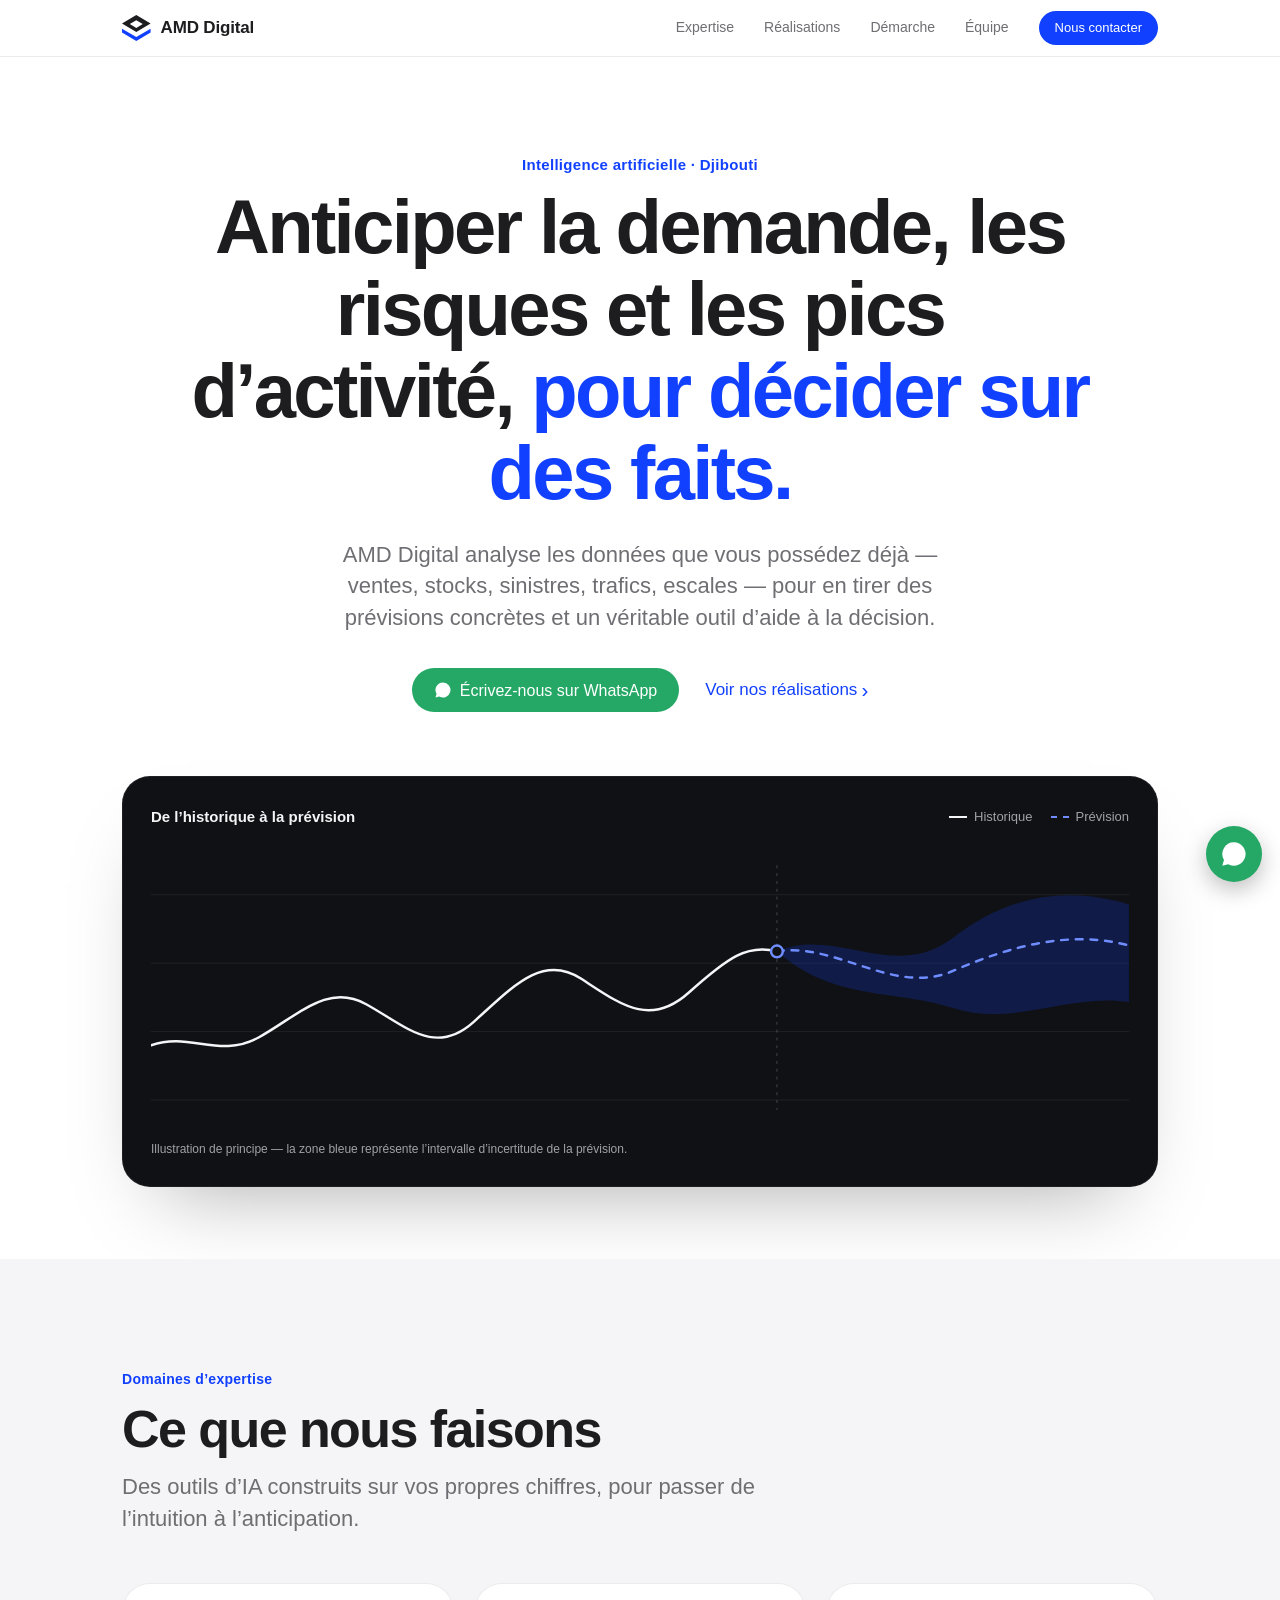
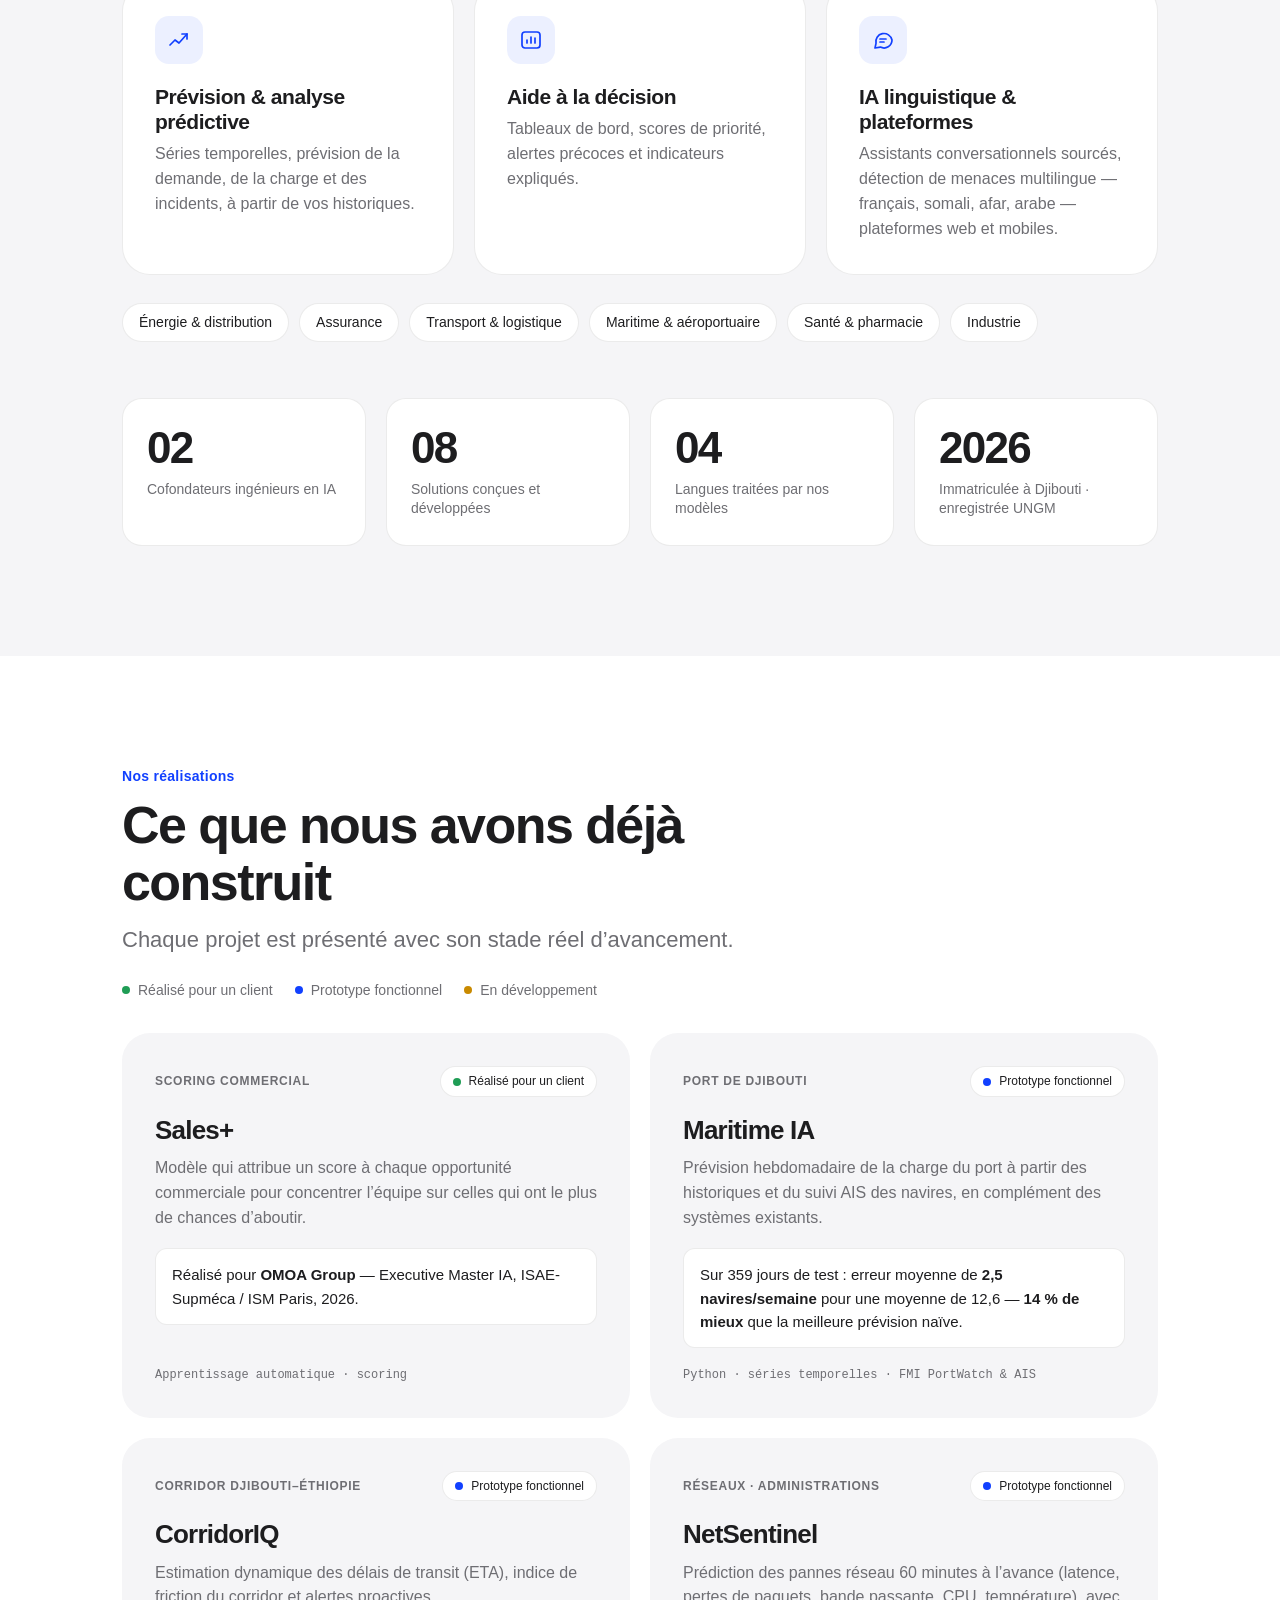
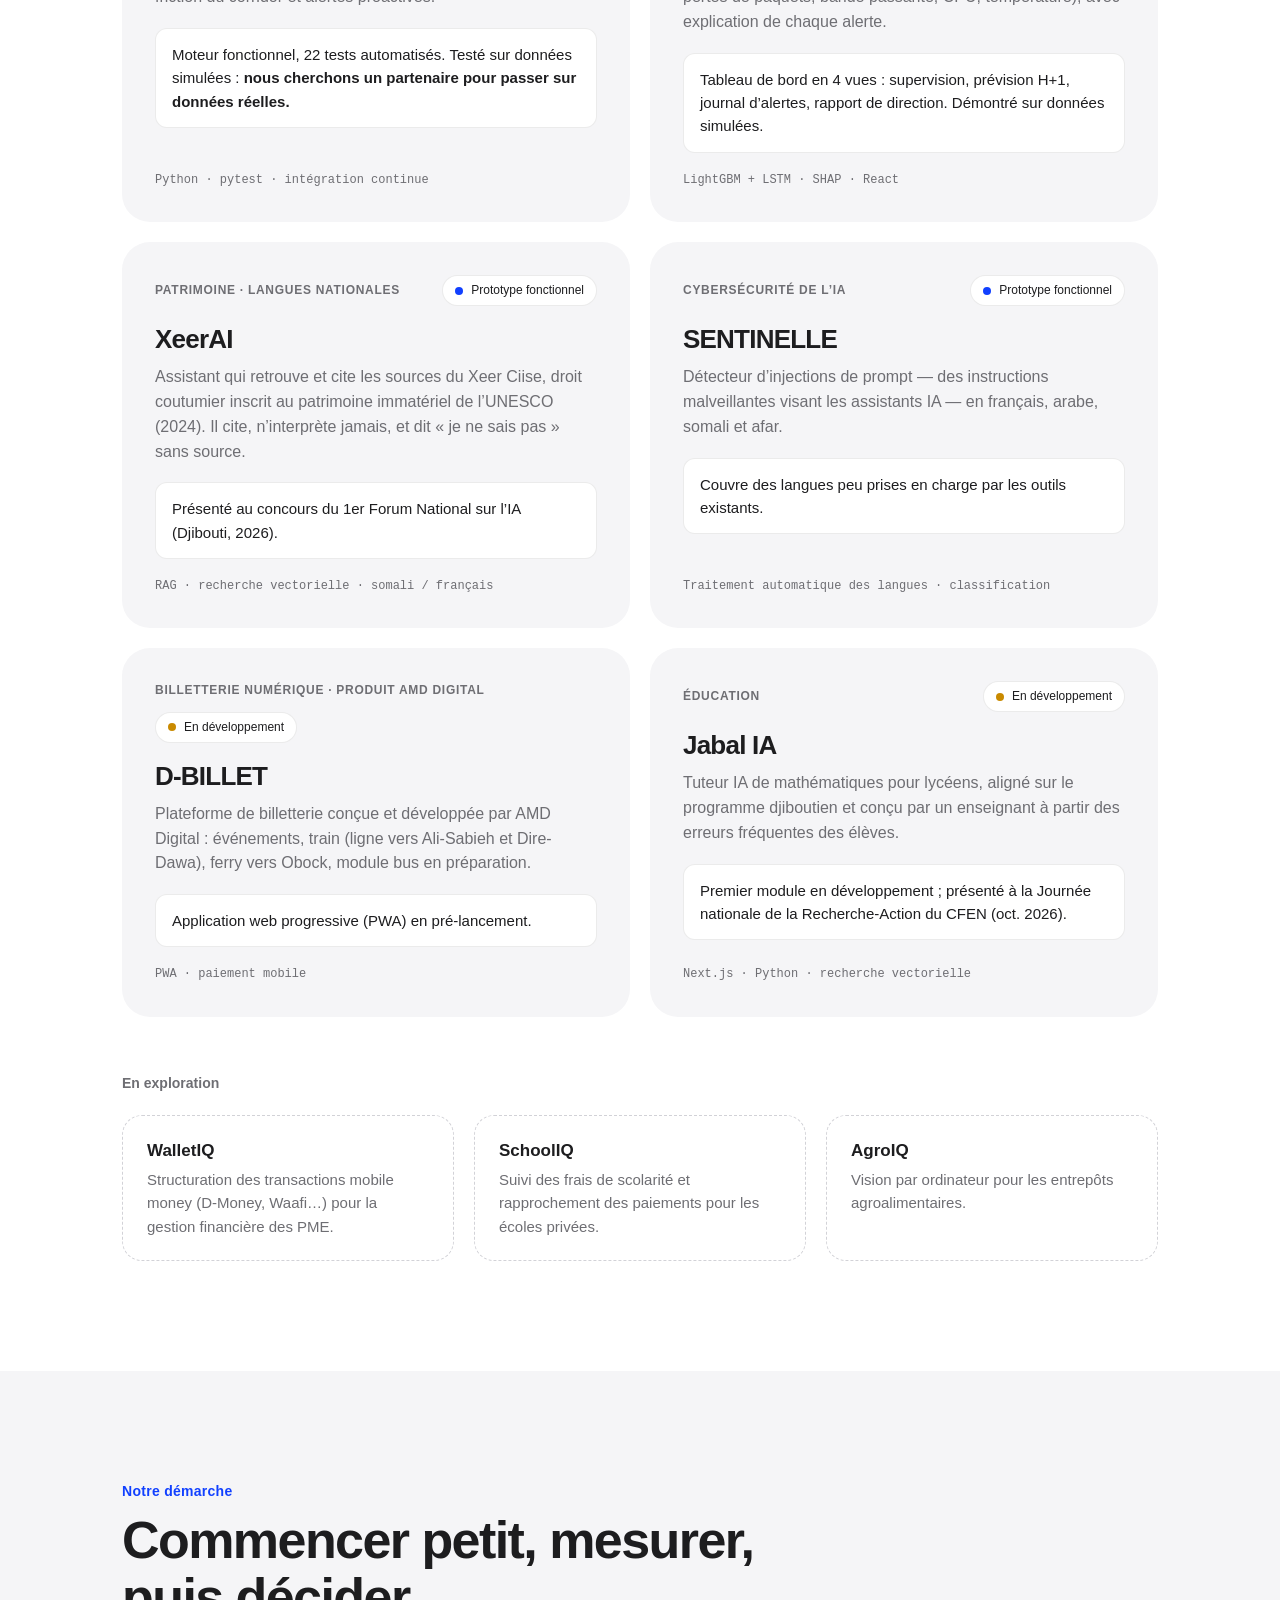
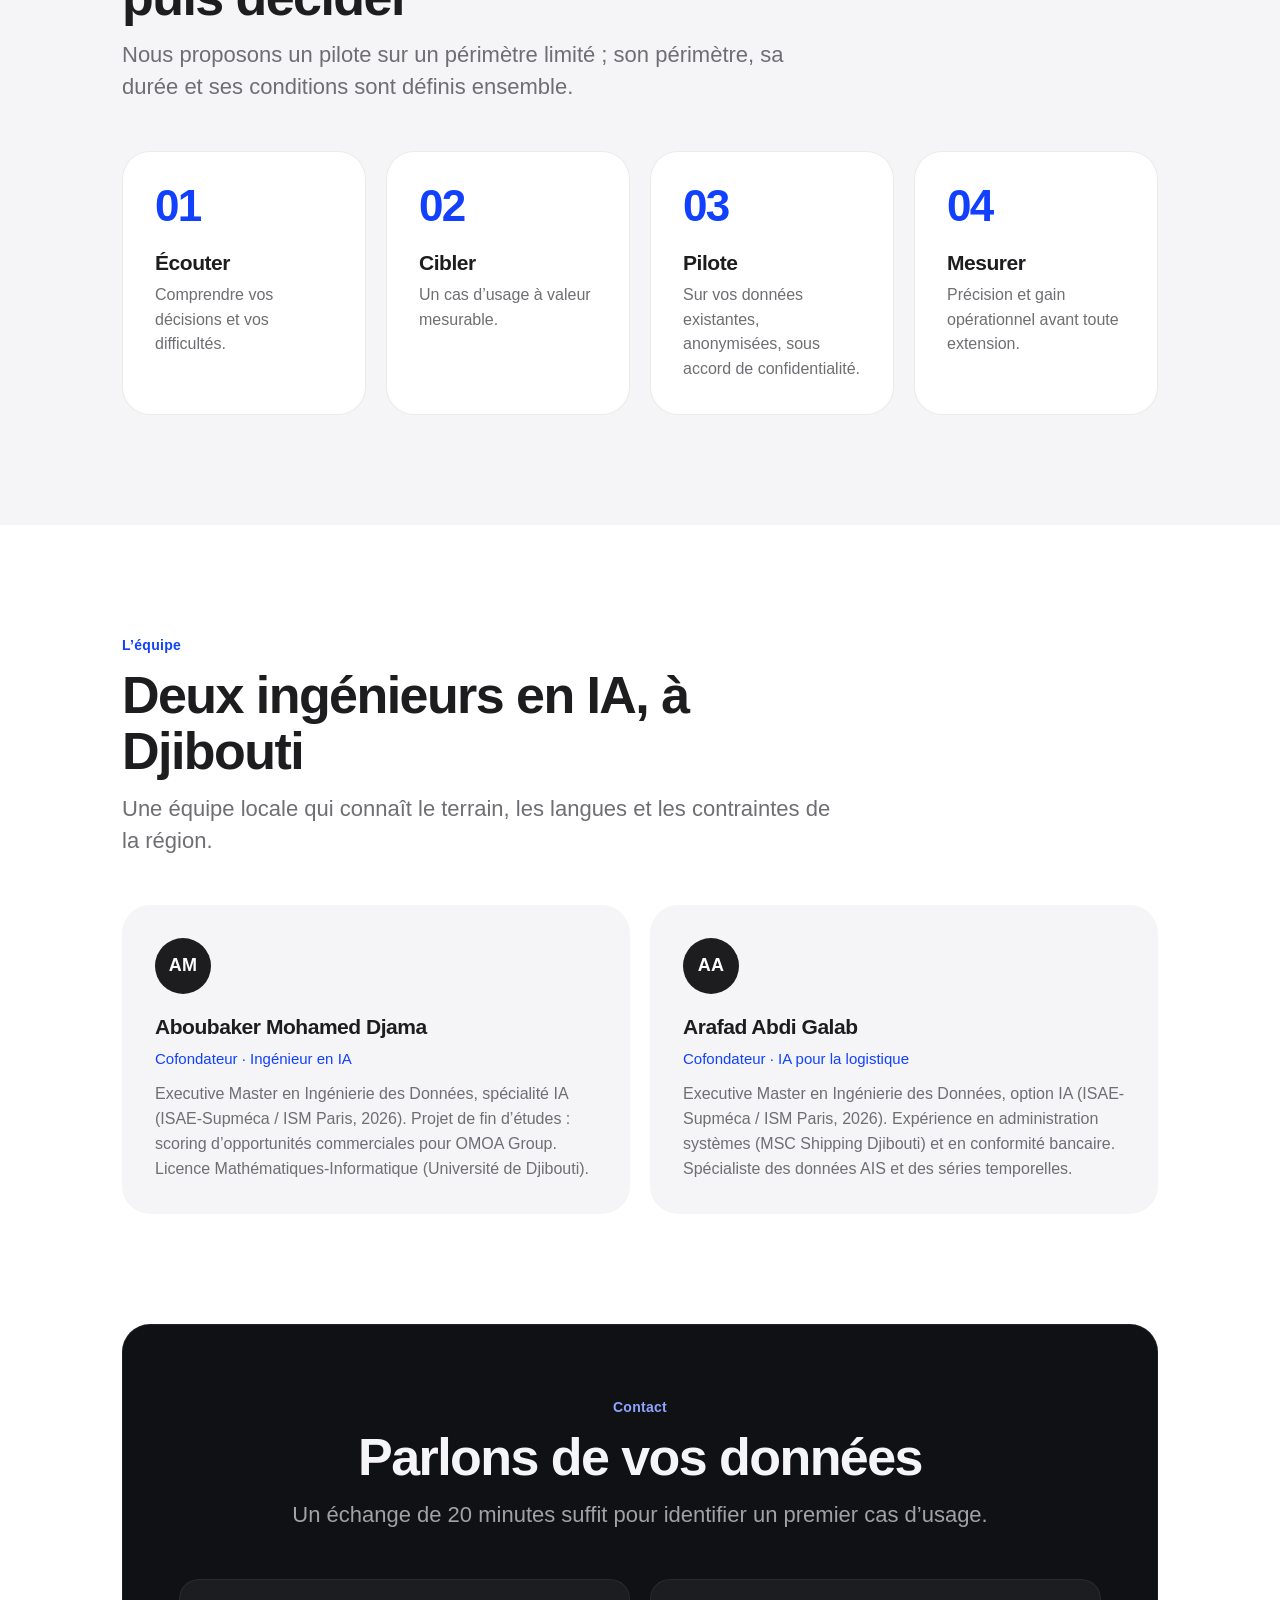
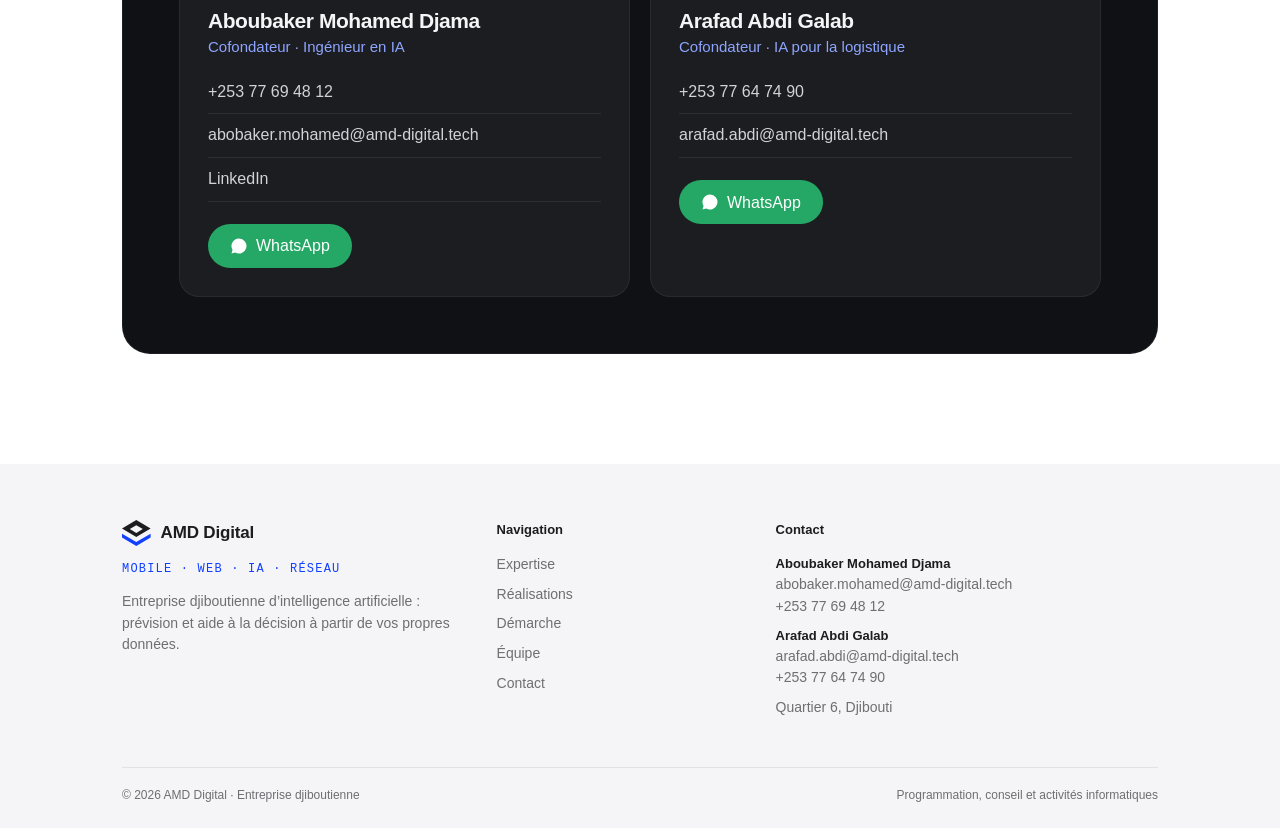
<file: index.html>
<!doctype html>
<html lang="fr">
<head>
<meta charset="utf-8">
<meta name="viewport" content="width=device-width,initial-scale=1">
<title>AMD Digital — Prévision et aide à la décision par l’IA · Djibouti</title>
<meta name="description" content="AMD Digital, entreprise djiboutienne d’intelligence artificielle : prévision de la demande, des risques et des pics d’activité, et outils d’aide à la décision à partir de vos propres données.">
<link rel="canonical" href="https://amd-digital.tech/">
<link rel="icon" href="assets/brand/favicon.svg" type="image/svg+xml">
<link rel="icon" href="assets/brand/favicon-32.png" type="image/png" sizes="32x32">
<link rel="apple-touch-icon" href="assets/brand/apple-touch-icon.png">
<link rel="manifest" href="site.webmanifest">
<meta name="theme-color" content="#ffffff" media="(prefers-color-scheme: light)">
<meta name="theme-color" content="#000000" media="(prefers-color-scheme: dark)">
<meta name="color-scheme" content="light dark">
<meta property="og:type" content="website">
<meta property="og:site_name" content="AMD Digital">
<meta property="og:title" content="AMD Digital — Prévision et aide à la décision par l’IA · Djibouti">
<meta property="og:description" content="Prévision de la demande, des risques et des pics d’activité, et outils d’aide à la décision à partir de vos propres données.">
<meta property="og:url" content="https://amd-digital.tech/">
<meta property="og:image" content="https://amd-digital.tech/assets/brand/og-image.png">
<meta property="og:image:width" content="1200">
<meta property="og:image:height" content="630">
<meta property="og:image:alt" content="Logo AMD Digital">
<meta name="twitter:card" content="summary_large_image">
<link rel="stylesheet" href="css/style.css">
</head>
<body>

<nav class="nav" aria-label="Navigation principale">
  <div class="wrap">
    <a href="#" class="brand" aria-label="AMD Digital — accueil"><svg viewBox="4 4 88 80" aria-hidden="true"><path class="top" fill-rule="evenodd" d="M48 4 L92 30 L48 56 L4 30 Z M48 20 L28 32 L48 44 L68 32 Z"/><path class="base" d="M4 46 L48 72 L92 46 L92 58 L48 84 L4 58 Z"/></svg>AMD Digital</a>
    <button class="nav-toggle" type="button" aria-label="Ouvrir le menu" aria-expanded="false" aria-controls="menu"><svg viewBox="0 0 24 24" aria-hidden="true"><path d="M4 8h16M4 16h16"/></svg></button>
    <div class="nav-links" id="menu"><a href="#expertise">Expertise</a><a href="#realisations">Réalisations</a><a href="#demarche">Démarche</a><a href="#equipe">Équipe</a><a class="btn sm" href="#contact">Nous contacter</a></div>
  </div>
</nav>

<main>
<header class="hero">
  <div class="wrap">
    <div class="eyebrow">Intelligence artificielle · Djibouti</div>
    <h1>Anticiper la demande, les risques et les pics d’activité, <em>pour décider sur des faits.</em></h1>
    <p class="lead">AMD Digital analyse les données que vous possédez déjà — ventes, stocks, sinistres, trafics, escales — pour en tirer des prévisions concrètes et un véritable outil d’aide à la décision.</p>
    <div class="cta">
      <a class="btn wa" href="https://wa.me/25377694812?text=Bonjour%20AMD%20Digital" target="_blank" rel="noopener"><svg viewBox="0 0 24 24" aria-hidden="true"><path d="M17.5 14.4c-.3-.1-1.8-.9-2-1-.3-.1-.5-.1-.7.1-.2.3-.8 1-.9 1.2-.2.2-.3.2-.6.1-.3-.1-1.3-.5-2.4-1.5-.9-.8-1.5-1.8-1.7-2.1-.2-.3 0-.5.1-.6l.4-.5.3-.5c.1-.2 0-.4 0-.5l-.9-2.2c-.2-.6-.5-.5-.7-.5h-.6c-.2 0-.5.1-.8.4-.3.3-1 1-1 2.5s1.1 2.9 1.2 3.1c.1.2 2.1 3.2 5.1 4.5.7.3 1.3.5 1.7.6.7.2 1.4.2 1.9.1.6-.1 1.8-.7 2-1.4.2-.7.2-1.3.2-1.4-.1-.2-.3-.3-.6-.4zM12 2a10 10 0 0 0-8.6 15.1L2 22l5-1.3A10 10 0 1 0 12 2z"/></svg>Écrivez-nous sur WhatsApp</a>
      <a class="link" href="#realisations">Voir nos réalisations</a>
    </div>
    <div class="stage reveal" aria-hidden="true">
      <div class="stage-top">
        <span class="stage-title">De l’historique à la prévision</span>
        <span class="stage-keys"><span><i></i>Historique</span><span class="fc"><i></i>Prévision</span></span>
      </div>
      <svg viewBox="0 0 1000 300" preserveAspectRatio="xMidYMid meet">
        <g stroke="rgba(255,255,255,.07)" stroke-width="1"><path d="M0 60H1000M0 130H1000M0 200H1000M0 270H1000"/></g>
        <path d="M640 118 C700 92 760 150 820 104 S940 52 1000 70 L1000 170 C940 160 880 196 820 176 S700 170 640 118 Z" fill="#1140ff" opacity=".22"/>
        <path d="M0 214 C40 200 70 228 110 206 S180 150 220 172 S290 226 330 190 S400 120 440 146 S510 196 550 160 S610 110 640 118" fill="none" stroke="#f5f5f7" stroke-width="2.5" stroke-linecap="round"/>
        <path d="M640 118 C700 108 760 164 820 138 S940 96 1000 112" fill="none" stroke="#6f8dff" stroke-width="2.5" stroke-linecap="round" stroke-dasharray="7 8"/>
        <path d="M640 30V280" stroke="rgba(255,255,255,.22)" stroke-width="1" stroke-dasharray="3 5"/>
        <circle cx="640" cy="118" r="6" fill="#101114" stroke="#6f8dff" stroke-width="2.5"/>
      </svg>
      <p class="stage-note">Illustration de principe — la zone bleue représente l’intervalle d’incertitude de la prévision.</p>
    </div>
  </div>
</header>

<section id="expertise" class="alt">
  <div class="wrap">
    <div class="sec-head reveal">
      <div class="eyebrow">Domaines d’expertise</div>
      <h2>Ce que nous faisons</h2>
      <p class="lead">Des outils d’IA construits sur vos propres chiffres, pour passer de l’intuition à l’anticipation.</p>
    </div>
    <div class="grid g3">
      <div class="card reveal"><div class="icon"><svg viewBox="0 0 24 24" aria-hidden="true"><path d="M3 17l5-5 4 3 8-9"/><path d="M15 6h5v5"/></svg></div><h3>Prévision & analyse prédictive</h3><p>Séries temporelles, prévision de la demande, de la charge et des incidents, à partir de vos historiques.</p></div>
      <div class="card reveal"><div class="icon"><svg viewBox="0 0 24 24" aria-hidden="true"><rect x="3" y="4" width="18" height="16" rx="3"/><path d="M8 15v-3M12 15V9M16 15v-5"/></svg></div><h3>Aide à la décision</h3><p>Tableaux de bord, scores de priorité, alertes précoces et indicateurs expliqués.</p></div>
      <div class="card reveal"><div class="icon"><svg viewBox="0 0 24 24" aria-hidden="true"><path d="M21 12a8 8 0 0 1-11.6 7.1L4 20l1-4.6A8 8 0 1 1 21 12z"/><path d="M9 11h6M9 14h4"/></svg></div><h3>IA linguistique & plateformes</h3><p>Assistants conversationnels sourcés, détection de menaces multilingue — français, somali, afar, arabe — plateformes web et mobiles.</p></div>
    </div>
    <div class="chips reveal"><span>Énergie & distribution</span><span>Assurance</span><span>Transport & logistique</span><span>Maritime & aéroportuaire</span><span>Santé & pharmacie</span><span>Industrie</span></div>
    <div class="grid g4 kpis">
      <div class="kpi reveal"><b>02</b>Cofondateurs ingénieurs en IA</div>
      <div class="kpi reveal"><b>08</b>Solutions conçues et développées</div>
      <div class="kpi reveal"><b>04</b>Langues traitées par nos modèles</div>
      <div class="kpi reveal"><b>2026</b>Immatriculée à Djibouti · enregistrée UNGM</div>
    </div>
  </div>
</section>

<section id="realisations">
  <div class="wrap">
    <div class="sec-head reveal">
      <div class="eyebrow">Nos réalisations</div>
      <h2>Ce que nous avons déjà construit</h2>
      <p class="lead">Chaque projet est présenté avec son stade réel d’avancement.</p>
    </div>
    <div class="legend"><span><i class="dot d1"></i>Réalisé pour un client</span><span><i class="dot d2"></i>Prototype fonctionnel</span><span><i class="dot d3"></i>En développement</span></div>
    <div class="grid g2">
      <article class="card proj reveal">
        <div class="proj-top"><span class="dom">Scoring commercial</span><span class="status"><i class="dot d1"></i>Réalisé pour un client</span></div>
        <h3>Sales+</h3>
        <p>Modèle qui attribue un score à chaque opportunité commerciale pour concentrer l’équipe sur celles qui ont le plus de chances d’aboutir.</p>
        <div class="res">Réalisé pour <b>OMOA Group</b> — Executive Master IA, ISAE-Supméca / ISM Paris, 2026.</div>
        <div class="tech">Apprentissage automatique · scoring</div>
      </article>
      <article class="card proj reveal">
        <div class="proj-top"><span class="dom">Port de Djibouti</span><span class="status"><i class="dot d2"></i>Prototype fonctionnel</span></div>
        <h3>Maritime IA</h3>
        <p>Prévision hebdomadaire de la charge du port à partir des historiques et du suivi AIS des navires, en complément des systèmes existants.</p>
        <div class="res">Sur 359 jours de test : erreur moyenne de <b>2,5 navires/semaine</b> pour une moyenne de 12,6 — <b>14 % de mieux</b> que la meilleure prévision naïve.</div>
        <div class="tech">Python · séries temporelles · FMI PortWatch & AIS</div>
      </article>
      <article class="card proj reveal">
        <div class="proj-top"><span class="dom">Corridor Djibouti–Éthiopie</span><span class="status"><i class="dot d2"></i>Prototype fonctionnel</span></div>
        <h3>CorridorIQ</h3>
        <p>Estimation dynamique des délais de transit (ETA), indice de friction du corridor et alertes proactives.</p>
        <div class="res">Moteur fonctionnel, 22 tests automatisés. Testé sur données simulées : <b>nous cherchons un partenaire pour passer sur données réelles.</b></div>
        <div class="tech">Python · pytest · intégration continue</div>
      </article>
      <article class="card proj reveal">
        <div class="proj-top"><span class="dom">Réseaux · administrations</span><span class="status"><i class="dot d2"></i>Prototype fonctionnel</span></div>
        <h3>NetSentinel</h3>
        <p>Prédiction des pannes réseau 60 minutes à l’avance (latence, pertes de paquets, bande passante, CPU, température), avec explication de chaque alerte.</p>
        <div class="res">Tableau de bord en 4 vues : supervision, prévision H+1, journal d’alertes, rapport de direction. Démontré sur données simulées.</div>
        <div class="tech">LightGBM + LSTM · SHAP · React</div>
      </article>
      <article class="card proj reveal">
        <div class="proj-top"><span class="dom">Patrimoine · langues nationales</span><span class="status"><i class="dot d2"></i>Prototype fonctionnel</span></div>
        <h3>XeerAI</h3>
        <p>Assistant qui retrouve et cite les sources du Xeer Ciise, droit coutumier inscrit au patrimoine immatériel de l’UNESCO (2024). Il cite, n’interprète jamais, et dit « je ne sais pas » sans source.</p>
        <div class="res">Présenté au concours du 1er Forum National sur l’IA (Djibouti, 2026).</div>
        <div class="tech">RAG · recherche vectorielle · somali / français</div>
      </article>
      <article class="card proj reveal">
        <div class="proj-top"><span class="dom">Cybersécurité de l’IA</span><span class="status"><i class="dot d2"></i>Prototype fonctionnel</span></div>
        <h3>SENTINELLE</h3>
        <p>Détecteur d’injections de prompt — des instructions malveillantes visant les assistants IA — en français, arabe, somali et afar.</p>
        <div class="res">Couvre des langues peu prises en charge par les outils existants.</div>
        <div class="tech">Traitement automatique des langues · classification</div>
      </article>
      <article class="card proj reveal">
        <div class="proj-top"><span class="dom">Billetterie numérique · produit AMD Digital</span><span class="status"><i class="dot d3"></i>En développement</span></div>
        <h3>D-BILLET</h3>
        <p>Plateforme de billetterie conçue et développée par AMD Digital : événements, train (ligne vers Ali-Sabieh et Dire-Dawa), ferry vers Obock, module bus en préparation.</p>
        <div class="res">Application web progressive (PWA) en pré-lancement.</div>
        <div class="tech">PWA · paiement mobile</div>
      </article>
      <article class="card proj reveal">
        <div class="proj-top"><span class="dom">Éducation</span><span class="status"><i class="dot d3"></i>En développement</span></div>
        <h3>Jabal IA</h3>
        <p>Tuteur IA de mathématiques pour lycéens, aligné sur le programme djiboutien et conçu par un enseignant à partir des erreurs fréquentes des élèves.</p>
        <div class="res">Premier module en développement ; présenté à la Journée nationale de la Recherche-Action du CFEN (oct. 2026).</div>
        <div class="tech">Next.js · Python · recherche vectorielle</div>
      </article>
    </div>
    <p class="sub-label">En exploration</p>
    <div class="grid g3 minis">
      <div class="mini reveal"><b>WalletIQ</b>Structuration des transactions mobile money (D-Money, Waafi…) pour la gestion financière des PME.</div>
      <div class="mini reveal"><b>SchoolIQ</b>Suivi des frais de scolarité et rapprochement des paiements pour les écoles privées.</div>
      <div class="mini reveal"><b>AgroIQ</b>Vision par ordinateur pour les entrepôts agroalimentaires.</div>
    </div>
  </div>
</section>

<section id="demarche" class="alt">
  <div class="wrap">
    <div class="sec-head reveal">
      <div class="eyebrow">Notre démarche</div>
      <h2>Commencer petit, mesurer, puis décider</h2>
      <p class="lead">Nous proposons un pilote sur un périmètre limité ; son périmètre, sa durée et ses conditions sont définis ensemble.</p>
    </div>
    <div class="grid g4">
      <div class="card step reveal"><div class="n">01</div><h3>Écouter</h3><p>Comprendre vos décisions et vos difficultés.</p></div>
      <div class="card step reveal"><div class="n">02</div><h3>Cibler</h3><p>Un cas d’usage à valeur mesurable.</p></div>
      <div class="card step reveal"><div class="n">03</div><h3>Pilote</h3><p>Sur vos données existantes, anonymisées, sous accord de confidentialité.</p></div>
      <div class="card step reveal"><div class="n">04</div><h3>Mesurer</h3><p>Précision et gain opérationnel avant toute extension.</p></div>
    </div>
  </div>
</section>

<section id="equipe">
  <div class="wrap">
    <div class="sec-head reveal">
      <div class="eyebrow">L’équipe</div>
      <h2>Deux ingénieurs en IA, à Djibouti</h2>
      <p class="lead">Une équipe locale qui connaît le terrain, les langues et les contraintes de la région.</p>
    </div>
    <div class="grid g2">
      <div class="card reveal"><div class="avatar" aria-hidden="true">AM</div><h3>Aboubaker Mohamed Djama</h3><div class="role">Cofondateur · Ingénieur en IA</div><p>Executive Master en Ingénierie des Données, spécialité IA (ISAE-Supméca / ISM Paris, 2026). Projet de fin d’études : scoring d’opportunités commerciales pour OMOA Group. Licence Mathématiques-Informatique (Université de Djibouti).</p></div>
      <div class="card reveal"><div class="avatar" aria-hidden="true">AA</div><h3>Arafad Abdi Galab</h3><div class="role">Cofondateur · IA pour la logistique</div><p>Executive Master en Ingénierie des Données, option IA (ISAE-Supméca / ISM Paris, 2026). Expérience en administration systèmes (MSC Shipping Djibouti) et en conformité bancaire. Spécialiste des données AIS et des séries temporelles.</p></div>
    </div>
  </div>
</section>

<section id="contact">
  <div class="wrap">
    <div class="contact-box">
      <div class="sec-head reveal">
        <div class="eyebrow">Contact</div>
        <h2>Parlons de vos données</h2>
        <p class="lead">Un échange de 20 minutes suffit pour identifier un premier cas d’usage.</p>
      </div>
      <div class="grid g2">
        <div class="cc reveal"><h3>Aboubaker Mohamed Djama</h3><div class="role">Cofondateur · Ingénieur en IA</div><ul><li><a href="tel:+25377694812">+253 77 69 48 12</a></li><li><a href="mailto:abobaker.mohamed@amd-digital.tech">abobaker.mohamed@amd-digital.tech</a></li><li><a href="https://www.linkedin.com/in/abobaker-mohamed-801126188" target="_blank" rel="noopener">LinkedIn</a></li></ul><a class="btn wa" href="https://wa.me/25377694812?text=Bonjour%20AMD%20Digital" target="_blank" rel="noopener"><svg viewBox="0 0 24 24" aria-hidden="true"><path d="M17.5 14.4c-.3-.1-1.8-.9-2-1-.3-.1-.5-.1-.7.1-.2.3-.8 1-.9 1.2-.2.2-.3.2-.6.1-.3-.1-1.3-.5-2.4-1.5-.9-.8-1.5-1.8-1.7-2.1-.2-.3 0-.5.1-.6l.4-.5.3-.5c.1-.2 0-.4 0-.5l-.9-2.2c-.2-.6-.5-.5-.7-.5h-.6c-.2 0-.5.1-.8.4-.3.3-1 1-1 2.5s1.1 2.9 1.2 3.1c.1.2 2.1 3.2 5.1 4.5.7.3 1.3.5 1.7.6.7.2 1.4.2 1.9.1.6-.1 1.8-.7 2-1.4.2-.7.2-1.3.2-1.4-.1-.2-.3-.3-.6-.4zM12 2a10 10 0 0 0-8.6 15.1L2 22l5-1.3A10 10 0 1 0 12 2z"/></svg>WhatsApp</a></div>
        <div class="cc reveal"><h3>Arafad Abdi Galab</h3><div class="role">Cofondateur · IA pour la logistique</div><ul><li><a href="tel:+25377647490">+253 77 64 74 90</a></li><li><a href="mailto:arafad.abdi@amd-digital.tech">arafad.abdi@amd-digital.tech</a></li></ul><a class="btn wa" href="https://wa.me/25377647490?text=Bonjour%20AMD%20Digital" target="_blank" rel="noopener"><svg viewBox="0 0 24 24" aria-hidden="true"><path d="M17.5 14.4c-.3-.1-1.8-.9-2-1-.3-.1-.5-.1-.7.1-.2.3-.8 1-.9 1.2-.2.2-.3.2-.6.1-.3-.1-1.3-.5-2.4-1.5-.9-.8-1.5-1.8-1.7-2.1-.2-.3 0-.5.1-.6l.4-.5.3-.5c.1-.2 0-.4 0-.5l-.9-2.2c-.2-.6-.5-.5-.7-.5h-.6c-.2 0-.5.1-.8.4-.3.3-1 1-1 2.5s1.1 2.9 1.2 3.1c.1.2 2.1 3.2 5.1 4.5.7.3 1.3.5 1.7.6.7.2 1.4.2 1.9.1.6-.1 1.8-.7 2-1.4.2-.7.2-1.3.2-1.4-.1-.2-.3-.3-.6-.4zM12 2a10 10 0 0 0-8.6 15.1L2 22l5-1.3A10 10 0 1 0 12 2z"/></svg>WhatsApp</a></div>
      </div>
    </div>
  </div>
</section>
</main>

<footer>
  <div class="wrap">
    <div class="fgrid">
      <div><a href="#" class="brand" aria-label="AMD Digital — accueil"><svg viewBox="4 4 88 80" aria-hidden="true"><path class="top" fill-rule="evenodd" d="M48 4 L92 30 L48 56 L4 30 Z M48 20 L28 32 L48 44 L68 32 Z"/><path class="base" d="M4 46 L48 72 L92 46 L92 58 L48 84 L4 58 Z"/></svg>AMD Digital</a><div class="fsig">Mobile · Web · IA · Réseau</div><p>Entreprise djiboutienne d’intelligence artificielle : prévision et aide à la décision à partir de vos propres données.</p></div>
      <div><h4>Navigation</h4><ul><li><a href="#expertise">Expertise</a></li><li><a href="#realisations">Réalisations</a></li><li><a href="#demarche">Démarche</a></li><li><a href="#equipe">Équipe</a></li><li><a href="#contact">Contact</a></li></ul></div>
      <div><h4>Contact</h4><ul class="fcontact"><li><span>Aboubaker Mohamed Djama</span><a href="mailto:abobaker.mohamed@amd-digital.tech">abobaker.mohamed@amd-digital.tech</a><br><a href="tel:+25377694812">+253 77 69 48 12</a></li><li><span>Arafad Abdi Galab</span><a href="mailto:arafad.abdi@amd-digital.tech">arafad.abdi@amd-digital.tech</a><br><a href="tel:+25377647490">+253 77 64 74 90</a></li><li>Quartier 6, Djibouti</li></ul></div>
    </div>
    <div class="fbar"><span>© 2026 AMD Digital · Entreprise djiboutienne</span><span>Programmation, conseil et activités informatiques</span></div>
  </div>
</footer>

<a class="fab" href="https://wa.me/25377694812?text=Bonjour%20AMD%20Digital" target="_blank" rel="noopener" aria-label="WhatsApp"><svg viewBox="0 0 24 24" aria-hidden="true"><path d="M17.5 14.4c-.3-.1-1.8-.9-2-1-.3-.1-.5-.1-.7.1-.2.3-.8 1-.9 1.2-.2.2-.3.2-.6.1-.3-.1-1.3-.5-2.4-1.5-.9-.8-1.5-1.8-1.7-2.1-.2-.3 0-.5.1-.6l.4-.5.3-.5c.1-.2 0-.4 0-.5l-.9-2.2c-.2-.6-.5-.5-.7-.5h-.6c-.2 0-.5.1-.8.4-.3.3-1 1-1 2.5s1.1 2.9 1.2 3.1c.1.2 2.1 3.2 5.1 4.5.7.3 1.3.5 1.7.6.7.2 1.4.2 1.9.1.6-.1 1.8-.7 2-1.4.2-.7.2-1.3.2-1.4-.1-.2-.3-.3-.6-.4zM12 2a10 10 0 0 0-8.6 15.1L2 22l5-1.3A10 10 0 1 0 12 2z"/></svg></a>
<script src="js/main.js" defer></script>
</body>
</html>
</file>
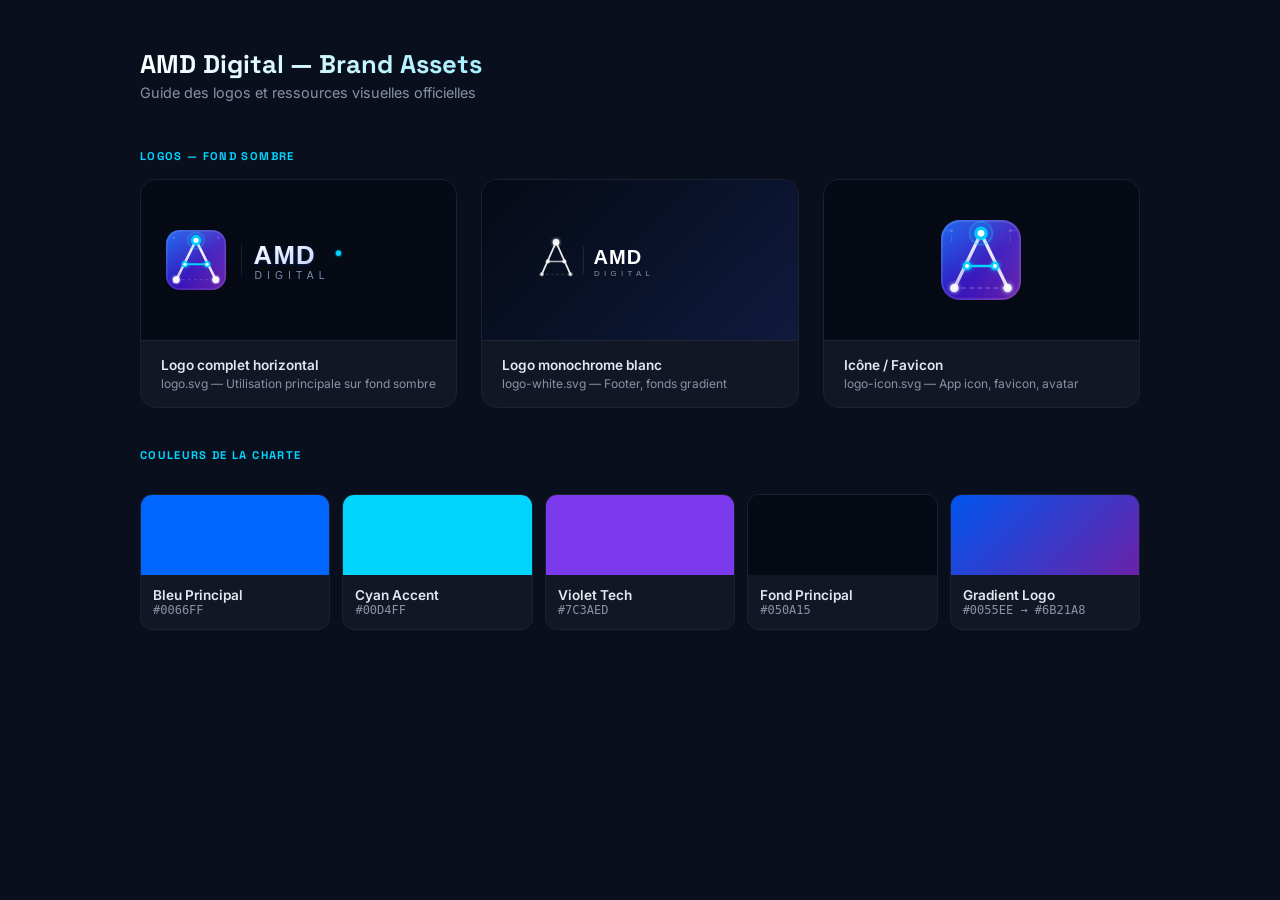
<file: assets/logo-preview.html>
<!DOCTYPE html>
<html lang="fr">
<head>
  <meta charset="UTF-8"/>
  <meta name="viewport" content="width=device-width, initial-scale=1.0"/>
  <title>AMD Digital — Brand Assets</title>
  <link rel="preconnect" href="https://fonts.googleapis.com"/>
  <link rel="preconnect" href="https://fonts.gstatic.com" crossorigin/>
  <link href="https://fonts.googleapis.com/css2?family=Inter:wght@400;500;600&family=Space+Grotesk:wght@700;800&display=swap" rel="stylesheet"/>
  <style>
    *, *::before, *::after { box-sizing: border-box; margin: 0; padding: 0; }
    :root {
      --blue: #0066ff;
      --cyan: #00d4ff;
      --purple: #7c3aed;
      --dark: #050a15;
    }
    body {
      font-family: 'Inter', sans-serif;
      background: #0a0f1e;
      color: #e2e8f0;
      min-height: 100vh;
      padding: 3rem 2rem;
    }
    h1 {
      font-family: 'Space Grotesk', sans-serif;
      font-size: 1.6rem;
      font-weight: 800;
      margin-bottom: 0.25rem;
      background: linear-gradient(135deg, #fff, #00d4ff);
      -webkit-background-clip: text;
      -webkit-text-fill-color: transparent;
      background-clip: text;
    }
    .subtitle { color: #8892a4; font-size: 0.9rem; margin-bottom: 3rem; }
    .grid { display: grid; grid-template-columns: repeat(auto-fit, minmax(300px, 1fr)); gap: 1.5rem; max-width: 1000px; margin: 0 auto; }
    .card {
      border-radius: 16px;
      overflow: hidden;
      border: 1px solid rgba(255,255,255,0.08);
    }
    .card-preview {
      display: flex;
      align-items: center;
      justify-content: center;
      padding: 2.5rem;
      min-height: 160px;
    }
    .dark-bg { background: #050a15; }
    .gradient-bg { background: linear-gradient(135deg, #050a15, #0f1a3d); }
    .light-bg { background: #f0f4ff; }
    .card-info {
      padding: 1rem 1.25rem;
      background: rgba(255,255,255,0.03);
      border-top: 1px solid rgba(255,255,255,0.06);
    }
    .card-info h3 { font-size: 0.85rem; font-weight: 600; margin-bottom: 0.2rem; }
    .card-info p { font-size: 0.75rem; color: #8892a4; }
    .colors { display: flex; gap: 0.75rem; margin-top: 2rem; max-width: 1000px; margin-left: auto; margin-right: auto; flex-wrap: wrap; }
    .color-swatch {
      flex: 1; min-width: 120px;
      border-radius: 12px;
      overflow: hidden;
      border: 1px solid rgba(255,255,255,0.08);
    }
    .swatch-color { height: 80px; }
    .swatch-info { padding: 0.75rem; background: rgba(255,255,255,0.03); }
    .swatch-info .name { font-weight: 600; font-size: 0.85rem; }
    .swatch-info .hex { font-size: 0.75rem; color: #8892a4; font-family: monospace; }
    .section-label {
      font-family: 'Space Grotesk', sans-serif;
      font-size: 0.7rem;
      font-weight: 700;
      text-transform: uppercase;
      letter-spacing: 0.12em;
      color: #00d4ff;
      margin: 2.5rem 0 1rem;
      max-width: 1000px;
      margin-left: auto;
      margin-right: auto;
    }
    .section-label + .section-label { margin-top: 1rem; }
    header { max-width: 1000px; margin: 0 auto 2rem; }
  </style>
</head>
<body>
  <header>
    <h1>AMD Digital — Brand Assets</h1>
    <p class="subtitle">Guide des logos et ressources visuelles officielles</p>
  </header>

  <p class="section-label">Logos — Fond sombre</p>
  <div class="grid">
    <div class="card">
      <div class="card-preview dark-bg">
        <img src="logo.svg" alt="Logo complet" style="height:60px; width:auto;"/>
      </div>
      <div class="card-info">
        <h3>Logo complet horizontal</h3>
        <p>logo.svg — Utilisation principale sur fond sombre</p>
      </div>
    </div>

    <div class="card">
      <div class="card-preview gradient-bg">
        <img src="logo-white.svg" alt="Logo blanc" style="height:50px; width:auto;"/>
      </div>
      <div class="card-info">
        <h3>Logo monochrome blanc</h3>
        <p>logo-white.svg — Footer, fonds gradient</p>
      </div>
    </div>

    <div class="card">
      <div class="card-preview dark-bg">
        <img src="logo-icon.svg" alt="Icône" style="height:80px; width:80px;"/>
      </div>
      <div class="card-info">
        <h3>Icône / Favicon</h3>
        <p>logo-icon.svg — App icon, favicon, avatar</p>
      </div>
    </div>
  </div>

  <p class="section-label">Couleurs de la charte</p>
  <div class="colors">
    <div class="color-swatch">
      <div class="swatch-color" style="background:#0066ff;"></div>
      <div class="swatch-info">
        <div class="name">Bleu Principal</div>
        <div class="hex">#0066FF</div>
      </div>
    </div>
    <div class="color-swatch">
      <div class="swatch-color" style="background:#00d4ff;"></div>
      <div class="swatch-info">
        <div class="name">Cyan Accent</div>
        <div class="hex">#00D4FF</div>
      </div>
    </div>
    <div class="color-swatch">
      <div class="swatch-color" style="background:#7c3aed;"></div>
      <div class="swatch-info">
        <div class="name">Violet Tech</div>
        <div class="hex">#7C3AED</div>
      </div>
    </div>
    <div class="color-swatch">
      <div class="swatch-color" style="background:#050a15;"></div>
      <div class="swatch-info">
        <div class="name">Fond Principal</div>
        <div class="hex">#050A15</div>
      </div>
    </div>
    <div class="color-swatch">
      <div class="swatch-color" style="background:linear-gradient(135deg,#0055ee,#6b21a8);"></div>
      <div class="swatch-info">
        <div class="name">Gradient Logo</div>
        <div class="hex">#0055EE → #6B21A8</div>
      </div>
    </div>
  </div>
</body>
</html>
</file>
<file: css/style.css>
/* AMD Digital — design system
   Light, typographic, container-based layout. No web font: the system stack
   (SF Pro on Apple, Roboto on Android, Segoe UI on Windows) loads instantly. */

:root {
  --bg: #ffffff;
  --bg-alt: #f5f5f7;
  --surface: #ffffff;
  --ink: #1d1d1f;
  --mute: #6e6e73;
  --line: #d2d2d7;
  --hair: rgba(0, 0, 0, .08);
  --accent: #1140ff;
  --accent-hover: #0a30cc;
  --accent-soft: rgba(17, 64, 255, .08);
  --nav-bg: rgba(255, 255, 255, .72);
  --dark: #101114;
  --dark-surface: #1c1d21;
  --dark-ink: #f5f5f7;
  --dark-mute: #a1a1a6;
  --ok: #1f9d55;
  --info: #1140ff;
  --warn: #c98a00;
  --wa: #25a865;
  --r-lg: 28px;
  --r-md: 20px;
  --r-sm: 12px;
  --wrap: 1080px;
  --font: -apple-system, BlinkMacSystemFont, "SF Pro Display", "SF Pro Text", "Segoe UI", Roboto, "Helvetica Neue", Arial, sans-serif;
  --mono: ui-monospace, "SF Mono", Menlo, Consolas, monospace;
}

@media (prefers-color-scheme: dark) {
  :root {
    --bg: #000000;
    --bg-alt: #101114;
    --surface: #1c1d21;
    --ink: #f5f5f7;
    --mute: #a1a1a6;
    --line: #38383d;
    --hair: rgba(255, 255, 255, .1);
    --accent: #6f8dff;
    --accent-hover: #8ea5ff;
    --accent-soft: rgba(111, 141, 255, .14);
    --nav-bg: rgba(16, 17, 20, .72);
    --dark: #101114;
    --ok: #3ecf82;
    --info: #6f8dff;
    --warn: #f0b429;
  }
}

*, *::before, *::after { box-sizing: border-box; margin: 0; padding: 0; }
html { scroll-behavior: smooth; scroll-padding-top: 72px; -webkit-text-size-adjust: 100%; }
body {
  font-family: var(--font);
  font-size: 17px;
  line-height: 1.55;
  color: var(--ink);
  background: var(--bg);
  -webkit-font-smoothing: antialiased;
  -moz-osx-font-smoothing: grayscale;
  overflow-x: hidden;
}
a { color: inherit; text-decoration: none; }
ul { list-style: none; }
:focus-visible { outline: 2px solid var(--accent); outline-offset: 3px; border-radius: 6px; }

.wrap { max-width: var(--wrap); margin: 0 auto; padding: 0 22px; }

/* ---------- Navigation ---------- */
.nav {
  position: sticky; top: 0; z-index: 50;
  background: var(--nav-bg);
  -webkit-backdrop-filter: saturate(180%) blur(20px);
  backdrop-filter: saturate(180%) blur(20px);
  border-bottom: 1px solid var(--hair);
}
.nav .wrap { display: flex; align-items: center; justify-content: space-between; height: 56px; gap: 20px; }
.brand { display: inline-flex; align-items: center; gap: 10px; font-weight: 700; font-size: 17px; letter-spacing: -.01em; }
.brand svg { height: 26px; width: auto; flex: none; }
.brand .top { fill: currentColor; }
.brand .base { fill: #1140ff; }
.nav-links { display: flex; align-items: center; gap: 30px; }
.nav-links a { font-size: 14px; color: var(--mute); transition: color .2s; }
.nav-links a:hover { color: var(--ink); }
.nav-links .btn { color: #fff; }
.nav-toggle { display: none; width: 44px; height: 44px; margin-right: -10px; background: none; border: 0; color: var(--ink); cursor: pointer; align-items: center; justify-content: center; }
.nav-toggle svg { width: 22px; height: 22px; stroke: currentColor; stroke-width: 1.8; fill: none; stroke-linecap: round; }

/* ---------- Buttons ---------- */
.btn {
  display: inline-flex; align-items: center; justify-content: center; gap: 8px;
  min-height: 44px; padding: 11px 22px; border-radius: 980px;
  background: var(--accent); color: #fff; font-size: 16px; font-weight: 500; line-height: 1.2;
  transition: background .2s, transform .2s;
}
.btn:hover { background: var(--accent-hover); }
.btn:active { transform: scale(.98); }
.btn svg { width: 18px; height: 18px; fill: currentColor; flex: none; }
.btn.sm { min-height: 34px; padding: 7px 16px; font-size: 13px; }
.btn.light { background: #fff; color: #1d1d1f; }
.btn.light:hover { background: #e8e8ed; }
.btn.wa { background: var(--wa); }
.btn.wa:hover { background: #1f9257; }
@media (prefers-color-scheme: dark) { .btn:not(.light) { color: #000; } .btn.wa, .nav-links .btn.wa { color: #fff; } .nav-links .btn { color: #000; } }
.link { display: inline-flex; align-items: center; gap: 4px; min-height: 44px; color: var(--accent); font-size: 17px; }
.link::after { content: "›"; font-size: 1.2em; line-height: 1; transition: transform .2s; }
.link:hover::after { transform: translateX(3px); }

/* ---------- Typography ---------- */
.eyebrow { font-size: 14px; font-weight: 600; letter-spacing: .02em; color: var(--accent); margin-bottom: 10px; }
h1, h2, h3 { letter-spacing: -.022em; line-height: 1.08; font-weight: 700; }
h1 { font-size: clamp(38px, 7vw, 76px); letter-spacing: -.035em; }
h1 em { font-style: normal; color: var(--accent); }
h2 { font-size: clamp(30px, 4.6vw, 52px); letter-spacing: -.03em; }
h3 { font-size: 21px; line-height: 1.2; }
.lead { font-size: clamp(18px, 2.1vw, 22px); line-height: 1.45; color: var(--mute); }
.sec-head { max-width: 720px; margin-bottom: 48px; }
.sec-head .lead { margin-top: 14px; }

/* ---------- Sections ---------- */
section { padding: 110px 0; }
section.alt { background: var(--bg-alt); }

/* ---------- Hero ---------- */
.hero { padding: 96px 0 72px; text-align: center; }
.hero .eyebrow { font-size: 15px; }
.hero h1 { max-width: 900px; margin: 0 auto; }
.hero .lead { max-width: 660px; margin: 24px auto 0; }
.cta { display: flex; gap: 12px 26px; flex-wrap: wrap; align-items: center; justify-content: center; margin-top: 34px; }

.stage {
  margin-top: 64px; padding: 28px; border-radius: var(--r-lg);
  background: var(--dark); color: var(--dark-ink); text-align: left;
  border: 1px solid rgba(255, 255, 255, .06);
  box-shadow: 0 40px 80px -40px rgba(0, 0, 0, .35);
}
.stage-top { display: flex; align-items: center; justify-content: space-between; gap: 16px; flex-wrap: wrap; margin-bottom: 8px; }
.stage-title { font-size: 15px; font-weight: 600; }
.stage-keys { display: flex; gap: 18px; font-size: 13px; color: var(--dark-mute); }
.stage-keys i { display: inline-block; width: 18px; height: 0; margin-right: 7px; vertical-align: middle; border-top: 2px solid #f5f5f7; }
.stage-keys .fc i { border-top: 2px dashed #6f8dff; }
.stage svg { display: block; width: 100%; height: auto; }
.stage-note { margin-top: 10px; font-size: 12px; color: var(--dark-mute); }

/* ---------- Containers ---------- */
.grid { display: grid; gap: 20px; }
.g2 { grid-template-columns: repeat(2, 1fr); }
.g3 { grid-template-columns: repeat(3, 1fr); }
.g4 { grid-template-columns: repeat(4, 1fr); }

.card {
  background: var(--surface); border-radius: var(--r-lg); padding: 32px;
  border: 1px solid var(--hair);
  transition: transform .3s cubic-bezier(.2, .7, .2, 1), box-shadow .3s;
}
section:not(.alt) .card { background: var(--bg-alt); border-color: transparent; }
.card:hover { transform: translateY(-3px); box-shadow: 0 18px 40px -22px rgba(0, 0, 0, .25); }
.card p { color: var(--mute); font-size: 16px; }
.card h3 { margin-bottom: 8px; }

.icon {
  width: 48px; height: 48px; border-radius: 14px; margin-bottom: 20px;
  display: flex; align-items: center; justify-content: center;
  background: var(--accent-soft); color: var(--accent);
}
.icon svg { width: 24px; height: 24px; fill: none; stroke: currentColor; stroke-width: 1.7; stroke-linecap: round; stroke-linejoin: round; }

.chips { display: flex; flex-wrap: wrap; gap: 10px; margin-top: 28px; }
.chips span { padding: 8px 16px; border-radius: 980px; background: var(--surface); border: 1px solid var(--hair); font-size: 14px; }

.kpis { margin-top: 56px; }
.kpi { background: var(--surface); border: 1px solid var(--hair); border-radius: var(--r-md); padding: 26px 24px; font-size: 14px; color: var(--mute); line-height: 1.4; }
.kpi b { display: block; font-size: 44px; line-height: 1.05; letter-spacing: -.04em; color: var(--ink); margin-bottom: 8px; font-variant-numeric: tabular-nums; }

/* ---------- Projects ---------- */
.legend { display: flex; flex-wrap: wrap; gap: 8px 22px; font-size: 14px; color: var(--mute); margin: -24px 0 32px; }
.dot { display: inline-block; width: 8px; height: 8px; border-radius: 50%; margin-right: 8px; vertical-align: 1px; }
.d1 { background: var(--ok); } .d2 { background: var(--info); } .d3 { background: var(--warn); }
.proj { display: flex; flex-direction: column; }
.proj-top { display: flex; align-items: center; justify-content: space-between; gap: 12px; flex-wrap: wrap; margin-bottom: 18px; }
.dom { font-size: 12px; font-weight: 600; letter-spacing: .06em; text-transform: uppercase; color: var(--mute); }
.status { display: inline-flex; align-items: center; padding: 5px 12px; border-radius: 980px; background: var(--surface); border: 1px solid var(--hair); font-size: 12px; font-weight: 500; white-space: nowrap; }
.proj h3 { font-size: 26px; letter-spacing: -.03em; margin-bottom: 10px; }
.res { margin-top: 18px; padding: 14px 16px; border-radius: var(--r-sm); background: var(--surface); border: 1px solid var(--hair); font-size: 15px; color: var(--ink); }
.tech { margin-top: auto; padding-top: 18px; font-family: var(--mono); font-size: 12px; color: var(--mute); }
.minis { margin-top: 20px; }
.mini { padding: 22px 24px; border-radius: var(--r-md); border: 1px dashed var(--line); font-size: 15px; color: var(--mute); }
.mini b { display: block; color: var(--ink); font-size: 17px; margin-bottom: 4px; }
.sub-label { margin-top: 56px; font-size: 14px; font-weight: 600; color: var(--mute); }

/* ---------- Steps ---------- */
.step .n { font-size: 44px; font-weight: 700; letter-spacing: -.04em; line-height: 1; color: var(--accent); margin-bottom: 22px; font-variant-numeric: tabular-nums; }

/* ---------- Team ---------- */
.avatar { width: 56px; height: 56px; border-radius: 50%; margin-bottom: 20px; display: flex; align-items: center; justify-content: center; background: var(--ink); color: var(--bg); font-weight: 600; font-size: 18px; letter-spacing: .02em; }
.role { color: var(--accent); font-size: 15px; font-weight: 500; margin: 2px 0 12px; }

/* ---------- Contact ---------- */
#contact { padding-top: 0; }
.contact-box { background: var(--dark); color: var(--dark-ink); border-radius: var(--r-lg); padding: 72px 56px 56px; border: 1px solid rgba(255, 255, 255, .06); }
.contact-box .eyebrow { color: #8ea5ff; }
.contact-box .lead { color: var(--dark-mute); }
.contact-box .sec-head { margin-left: auto; margin-right: auto; text-align: center; }
.cc { background: var(--dark-surface); border-radius: var(--r-md); padding: 28px; border: 1px solid rgba(255, 255, 255, .06); }
.cc .role { color: #8ea5ff; }
.cc ul { margin: 0 0 22px; font-size: 16px; color: #d2d2d7; }
.cc li { padding: 9px 0; border-bottom: 1px solid rgba(255, 255, 255, .08); overflow-wrap: anywhere; }
.cc li a:hover { color: #fff; text-decoration: underline; }

/* ---------- Footer ---------- */
footer { background: var(--bg-alt); color: var(--mute); font-size: 14px; padding: 56px 0 0; }
footer a { overflow-wrap: anywhere; }
footer a:hover { color: var(--ink); }
.fgrid { display: grid; grid-template-columns: 1.4fr 1fr 1.6fr; gap: 40px; padding-bottom: 40px; }
footer .brand { color: var(--ink); margin-bottom: 14px; }
.fsig { font-family: var(--mono); font-size: 12px; letter-spacing: .1em; text-transform: uppercase; color: var(--accent); margin-bottom: 12px; }
footer h4 { color: var(--ink); font-size: 13px; font-weight: 600; margin-bottom: 14px; }
footer li { margin-bottom: 8px; }
.fcontact li span { display: block; color: var(--ink); font-weight: 600; font-size: 13px; }
.fbar { border-top: 1px solid var(--hair); padding: 18px 0 24px; display: flex; justify-content: space-between; flex-wrap: wrap; gap: 8px 20px; font-size: 12px; }

/* ---------- Floating WhatsApp ---------- */
.fab { position: fixed; right: 18px; bottom: 18px; z-index: 40; width: 56px; height: 56px; border-radius: 50%; background: var(--wa); display: flex; align-items: center; justify-content: center; box-shadow: 0 8px 22px rgba(0, 0, 0, .25); transition: transform .2s; }
.fab:hover { transform: scale(1.06); }
.fab svg { width: 28px; height: 28px; fill: #fff; }

/* ---------- Reveal on scroll (only when JS is running) ---------- */
.js .reveal { opacity: 0; transform: translateY(18px); transition: opacity .7s ease, transform .7s cubic-bezier(.2, .7, .2, 1); }
.js .reveal.in { opacity: 1; transform: none; }
@media (prefers-reduced-motion: reduce) {
  html { scroll-behavior: auto; }
  .js .reveal { opacity: 1; transform: none; transition: none; }
  .card, .btn, .fab { transition: none; }
}

/* ---------- Responsive ---------- */
@media (max-width: 900px) {
  .g3, .g4 { grid-template-columns: repeat(2, 1fr); }
  .fgrid { grid-template-columns: 1fr 1fr; }
  .fgrid > :first-child { grid-column: 1 / -1; }
}
@media (max-width: 760px) {
  body { font-size: 16px; }
  section { padding: 72px 0; }
  .hero { padding: 56px 0 48px; }
  .stage { margin-top: 44px; padding: 18px; border-radius: var(--r-md); }
  .sec-head { margin-bottom: 34px; }
  .g2, .g3 { grid-template-columns: 1fr; }
  .card { padding: 24px; border-radius: var(--r-md); }
  .kpi b { font-size: 36px; }
  .contact-box { padding: 44px 20px 20px; margin: 0 -8px; border-radius: var(--r-md); }
  .fgrid { grid-template-columns: 1fr; gap: 30px; }
  .fbar { padding-bottom: 92px; }
  .nav-toggle { display: inline-flex; }
  .nav-links {
    display: none; position: absolute; left: 0; right: 0; top: 56px;
    flex-direction: column; align-items: stretch; gap: 0; padding: 8px 22px 22px;
    background: var(--bg); border-bottom: 1px solid var(--hair);
  }
  .nav.open .nav-links { display: flex; }
  .nav-links a:not(.btn) { padding: 14px 0; font-size: 17px; color: var(--ink); border-bottom: 1px solid var(--hair); }
  .nav-links .btn { margin-top: 18px; min-height: 44px; font-size: 16px; }
}
@media (max-width: 420px) {
  .g4 { grid-template-columns: 1fr 1fr; gap: 12px; }
  .kpi { padding: 20px 16px; }
}
</file>
